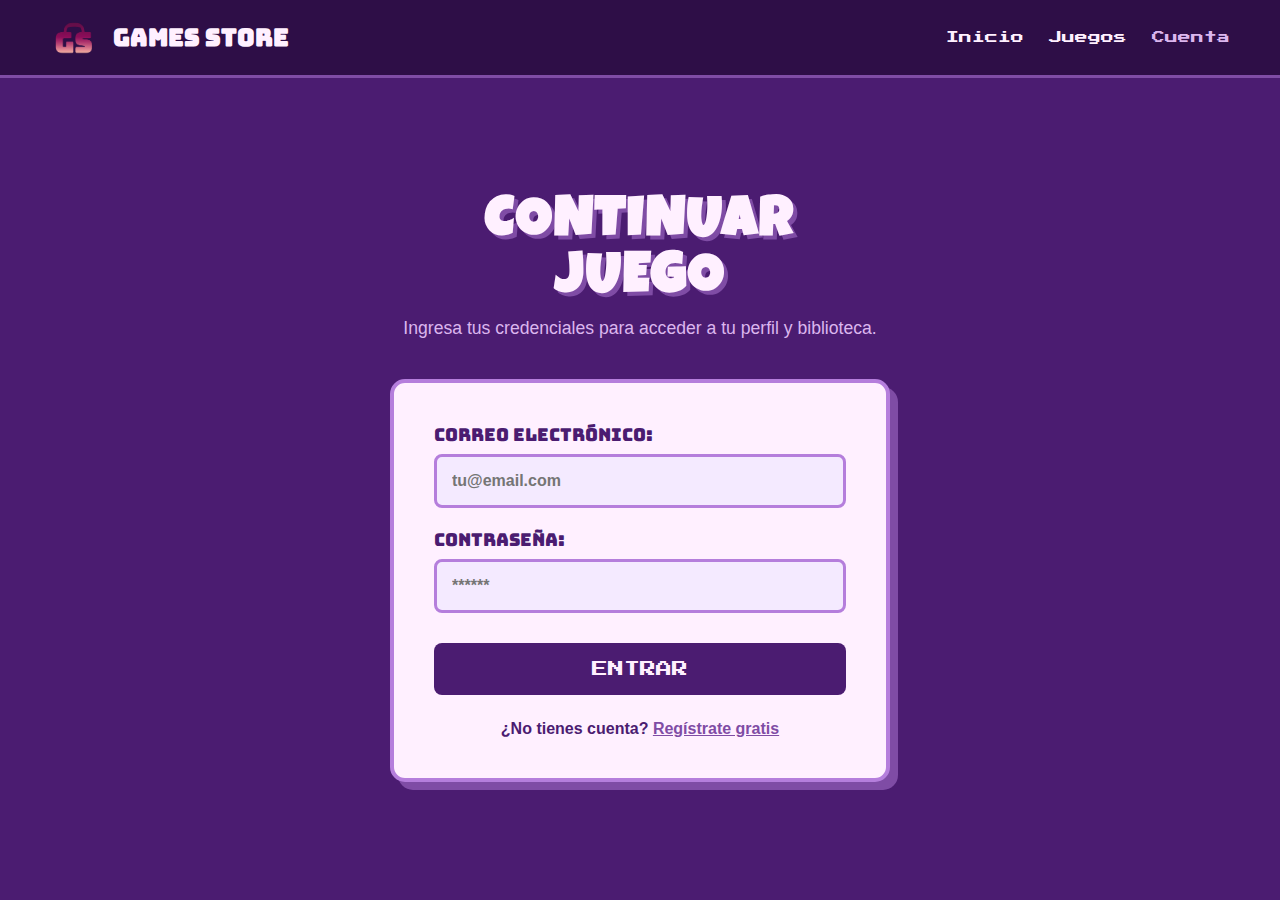
<file: acceder.html>
<!DOCTYPE html>
<html lang="es">
<head>
    <meta charset="UTF-8">
    <meta name="viewport" content="width=device-width, initial-scale=1.0">
    <title>GamesStore - Iniciar Sesión</title>
    
    <link rel="stylesheet" href="cuenta.css">
    
    <link rel="preconnect" href="https://fonts.googleapis.com">
    <link rel="preconnect" href="https://fonts.gstatic.com" crossorigin>
    <link href="https://fonts.googleapis.com/css2?family=Bungee&family=Luckiest+Guy&family=Press+Start+2P&display=swap" rel="stylesheet">
</head>
<body>

    <nav class="navbar">
        <div class="nav-logo">
            <img src="img/gs-logo-2.png" alt="Logo" class="logo-img">
            <h1>Games Store</h1>
        </div>
        <div class="nav-links">
            <a href="index.html">Inicio</a>
            <a href="juegos.html">Juegos</a>
            <a href="cuenta.html" class="active">Cuenta</a>
        </div>
    </nav>

    <div class="main-container">
        
        <h2 class="page-title">CONTINUAR<br>JUEGO</h2>
        <p class="page-subtitle">Ingresa tus credenciales para acceder a tu perfil y biblioteca.</p>

        <div class="auth-card">
            <form id="loginForm">
                
                <div class="form-group">
                    <label for="emailLogin">Correo Electrónico:</label>
                    <input type="email" id="emailLogin" placeholder="tu@email.com" required>
                </div>

                <div class="form-group">
                    <label for="passLogin">Contraseña:</label>
                    <input type="password" id="passLogin" placeholder="******" required>
                </div>

                <button type="submit" class="btn-action">ENTRAR</button>
            </form>

            <div id="mensajeLogin" class="message-box"></div>

            <p class="auth-footer">
                ¿No tienes cuenta? <a href="registrarse.html">Regístrate gratis</a>
            </p>
        </div>

    </div>

    <script src="script-auth.js"></script>

</body>
</html>
</file>
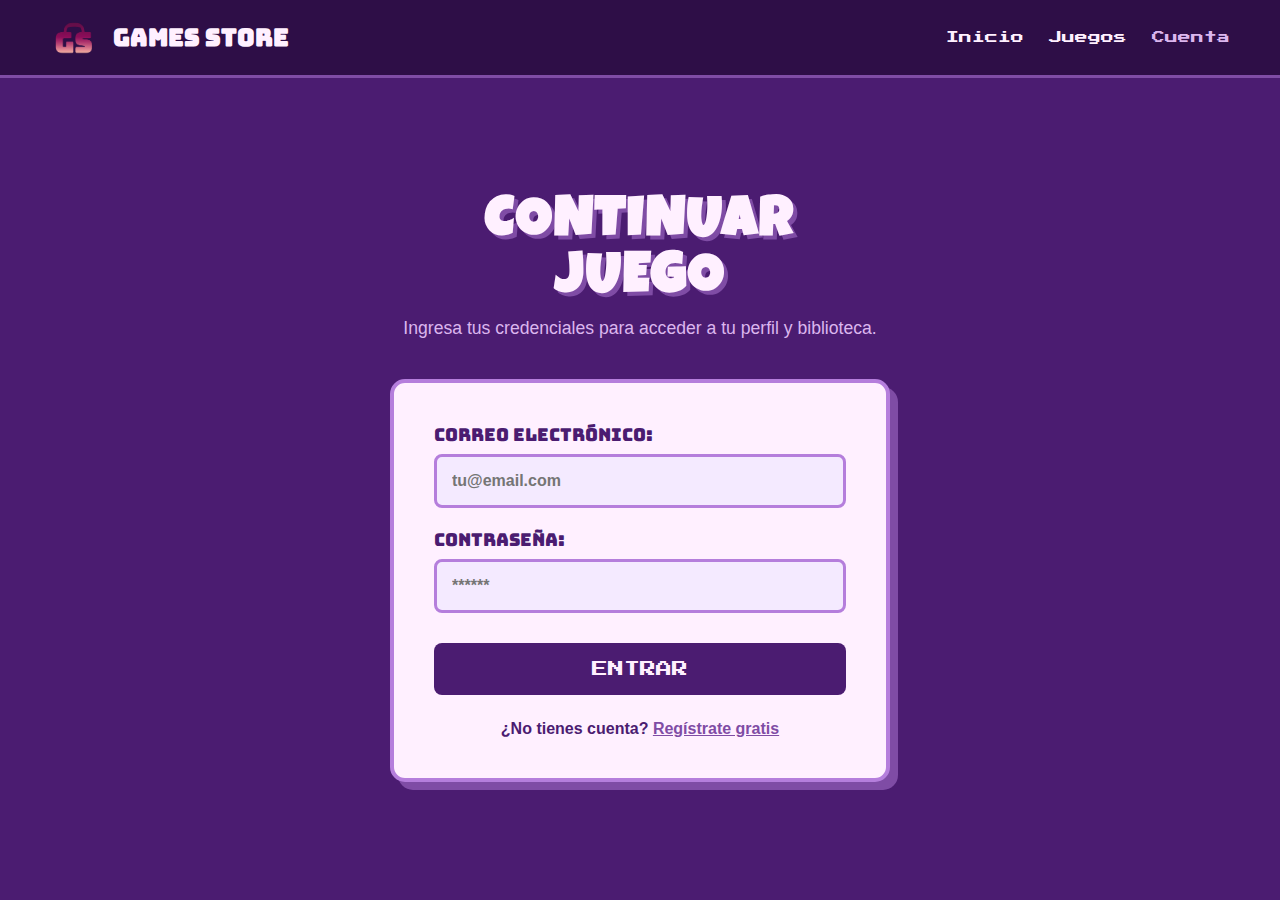
<file: cuenta.html>
<!DOCTYPE html>
<html lang="es">
<head>
    <meta charset="UTF-8">
    <meta name="viewport" content="width=device-width, initial-scale=1.0">
    <title>GamesStore - Mi Perfil</title>
    
    <link rel="stylesheet" href="cuenta.css">
    
    <link rel="preconnect" href="https://fonts.googleapis.com">
    <link rel="preconnect" href="https://fonts.gstatic.com" crossorigin>
    <link href="https://fonts.googleapis.com/css2?family=Bungee&family=Luckiest+Guy&family=Press+Start+2P&display=swap" rel="stylesheet">

</head>
<body>

    <nav class="navbar">
        <div class="nav-logo">
            <img src="img/gs-logo-2.png" alt="Logo" class="logo-img">
            <h1>Games Store</h1>
        </div>
        <div class="nav-links">
            <a href="index.html">Inicio</a>
            <a href="juegos.html">Juegos</a>
            <a href="cuenta.html" class="active">Cuenta</a>
        </div>
    </nav>

    <div class="main-container">
        
        <h2 class="page-title">PERFIL DE<br>JUGADOR</h2>
        <p class="page-subtitle">Gestiona tu información y revisa tus estadísticas.</p>

        <div class="auth-card" id="profileCard" style="display: none;">
            
            <div class="profile-icon">👤</div>

            <div style="text-align: center;">
                
                <div class="profile-label">JUGADOR:</div>
                <div id="displayUser" class="profile-value">Cargando...</div>

                <div class="profile-label">CORREO ELECTRÓNICO:</div>
                <div id="displayEmail" class="profile-value">Cargando...</div>

                <div class="profile-label">ESTADO:</div>
                <div class="profile-value" style="color: green;">🟢 En Línea</div>

                <button id="btnLogout" class="btn-action btn-logout">CERRAR SESIÓN</button>
            </div>

        </div>

    </div>

    <script src="script-auth.js"></script>

</body>
<footer class="footer">
    <div class="footer-content">
        
        <div class="footer-section about">
            <h3>Games Store</h3>
            <p>Tu destino definitivo para encontrar las mejores aventuras virtuales.</p>
        </div>

        <div class="footer-section links">
            <h3>Enlaces Rápidos</h3>
            <ul>
                <li><a href="index.html">Inicio</a></li>
                <li><a href="juegos.html">Juegos</a></li>
                <li><a href="cuenta.html">Mi Cuenta</a></li>
            </ul>
        </div>

        <div class="footer-section legal">
            <h3>Legal</h3>
            <ul>
                <li><a href="#">Términos de Servicio</a></li>
                <li><a href="#">Política de Privacidad</a></li>
            </ul>
        </div>

        <div class="footer-section social"><h3>Síguenos</h3>
            <div class="social-links">
                <a href="#" target="_blank"><i class="fab fa-facebook-f"></i></a>        
                <a href="#" target="_blank"><i class="fab fa-x-twitter"></i></a>
                <a href="#" target="_blank"><i class="fab fa-instagram"></i></a>
            </div>
        </div>
    </div>

    <div class="footer-bottom">
        &copy; 2025 Games Store | Desarrollado con 💜
    </div>
</footer>
</html>
</file>
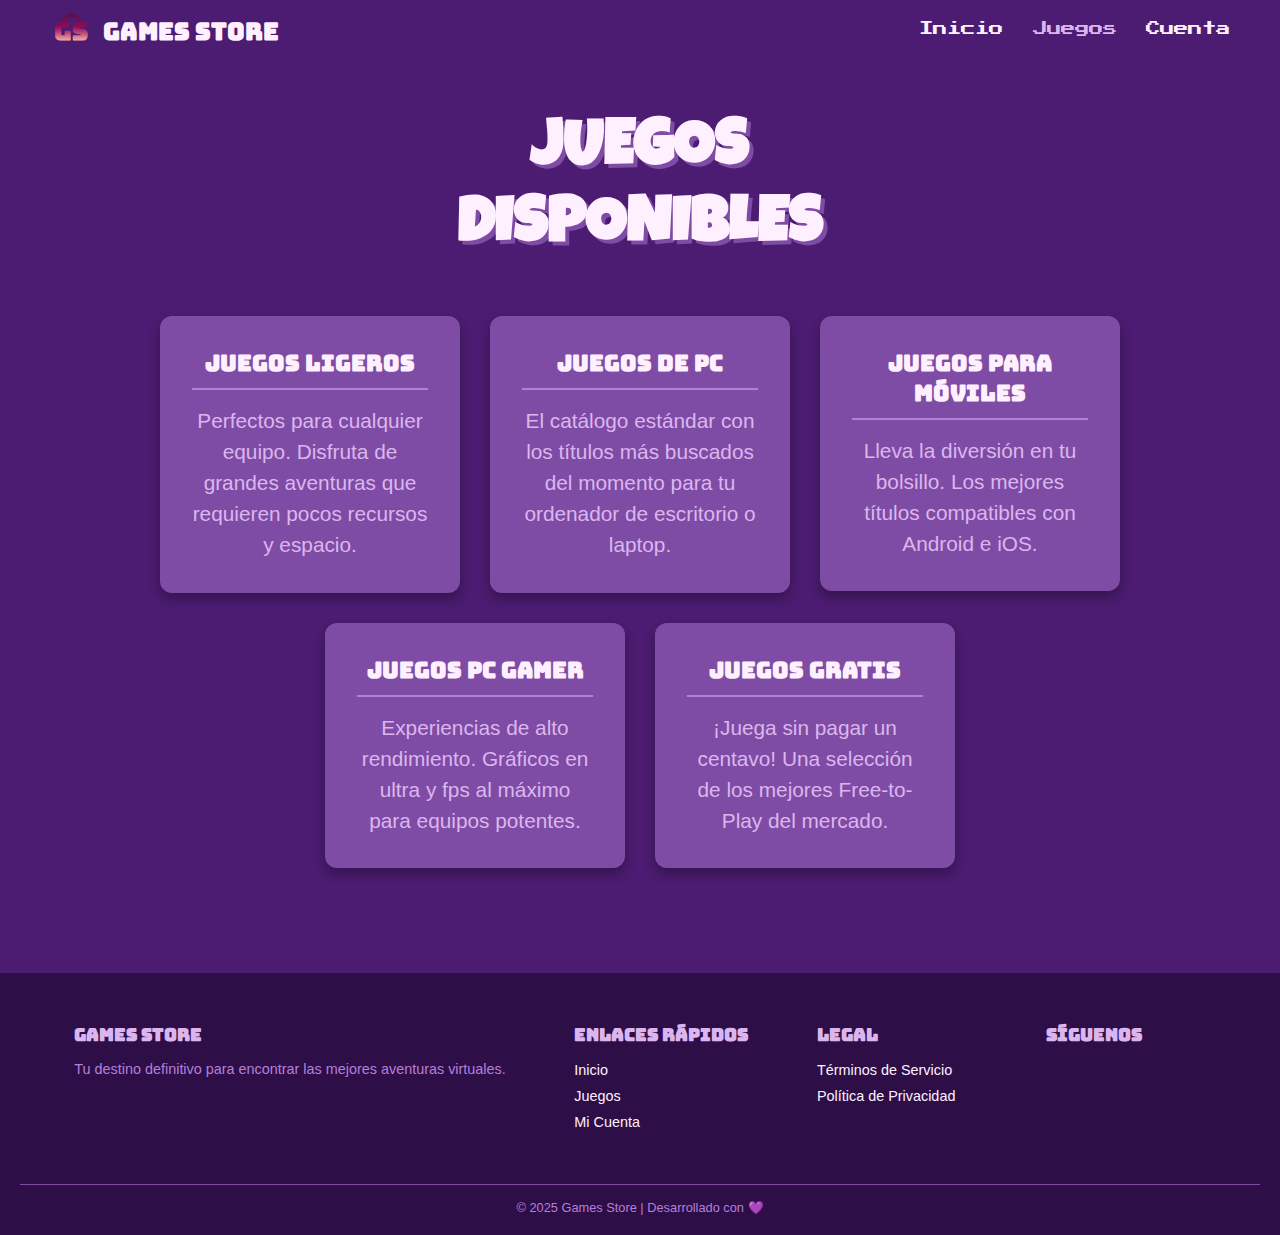
<file: juegos.html>
<!DOCTYPE html>
<html lang="es">
<head>
    <meta charset="UTF-8">
    <meta name="viewport" content="width=device-width, initial-scale=1.0">
    <title>GamesStore - Categorías</title>
    <link rel="stylesheet" href="estilo2.css">
    <link rel="preconnect" href="https://fonts.googleapis.com">
    <link rel="preconnect" href="https://fonts.gstatic.com" crossorigin>
    <link href="https://fonts.googleapis.com/css2?family=Bungee&family=Luckiest+Guy&family=Press+Start+2P&display=swap" rel="stylesheet">
</head>
<body>

    <nav class="navbar">
        <div class="nav-links">
            <a href="index.html">Inicio</a>
            <a href="juegos.html" class="active">Juegos</a>
            <a href="cuenta.html">Cuenta</a>
        </div>
        <div class="nav-logo">
            <img src="img/gs-logo-2.png" class="logo-img">
            <h1>Games Store</h1>
        </div>
    </nav>
    
    <section class="titulo-seccion">
        <h2 class="page-title">JUEGOS <br> DISPONIBLES</h2>
    </section>

    <section class="categorias-container">
        
        <a href="juegos/ligeros.html"><div class="categoria-card">
            <h3>Juegos Ligeros</h3>
            <p>Perfectos para cualquier equipo. Disfruta de grandes aventuras que requieren pocos recursos y espacio.</p>
        </div></a>

        <a href="juegos/pc.html"><div class="categoria-card">
            <h3>Juegos de PC</h3>
            <p>El catálogo estándar con los títulos más buscados del momento para tu ordenador de escritorio o laptop.</p>
        </div></a>

        <a href="juegos/celulares.html"><div class="categoria-card">
            <h3>Juegos para Móviles</h3>
            <p>Lleva la diversión en tu bolsillo. Los mejores títulos compatibles con Android e iOS.</p>
        </div></a>

        <a href="juegos/potentes.html"><div class="categoria-card">
            <h3>Juegos PC Gamer</h3>
            <p>Experiencias de alto rendimiento. Gráficos en ultra y fps al máximo para equipos potentes.</p>
        </div></a>

        <a href="juegos/gratis.html"><div class="categoria-card">
            <h3>Juegos Gratis</h3>
            <p>¡Juega sin pagar un centavo! Una selección de los mejores Free-to-Play del mercado.</p>
        </div></a>

    </section>

</body>
<footer class="footer">
    <div class="footer-content">
        
        <div class="footer-section about">
            <h3>Games Store</h3>
            <p>Tu destino definitivo para encontrar las mejores aventuras virtuales.</p>
        </div>

        <div class="footer-section links">
            <h3>Enlaces Rápidos</h3>
            <ul>
                <li><a href="index.html">Inicio</a></li>
                <li><a href="juegos.html">Juegos</a></li>
                <li><a href="cuenta.html">Mi Cuenta</a></li>
            </ul>
        </div>

        <div class="footer-section legal">
            <h3>Legal</h3>
            <ul>
                <li><a href="#">Términos de Servicio</a></li>
                <li><a href="#">Política de Privacidad</a></li>
            </ul>
        </div>

        <div class="footer-section social"><h3>Síguenos</h3>
            <div class="social-links">
                <a href="#" target="_blank"><i class="fab fa-facebook-f"></i></a>        
                <a href="#" target="_blank"><i class="fab fa-x-twitter"></i></a>
                <a href="#" target="_blank"><i class="fab fa-instagram"></i></a>
            </div>
        </div>
    </div>

    <div class="footer-bottom">
        &copy; 2025 Games Store | Desarrollado con 💜
    </div>
</footer>
</html>
</file>
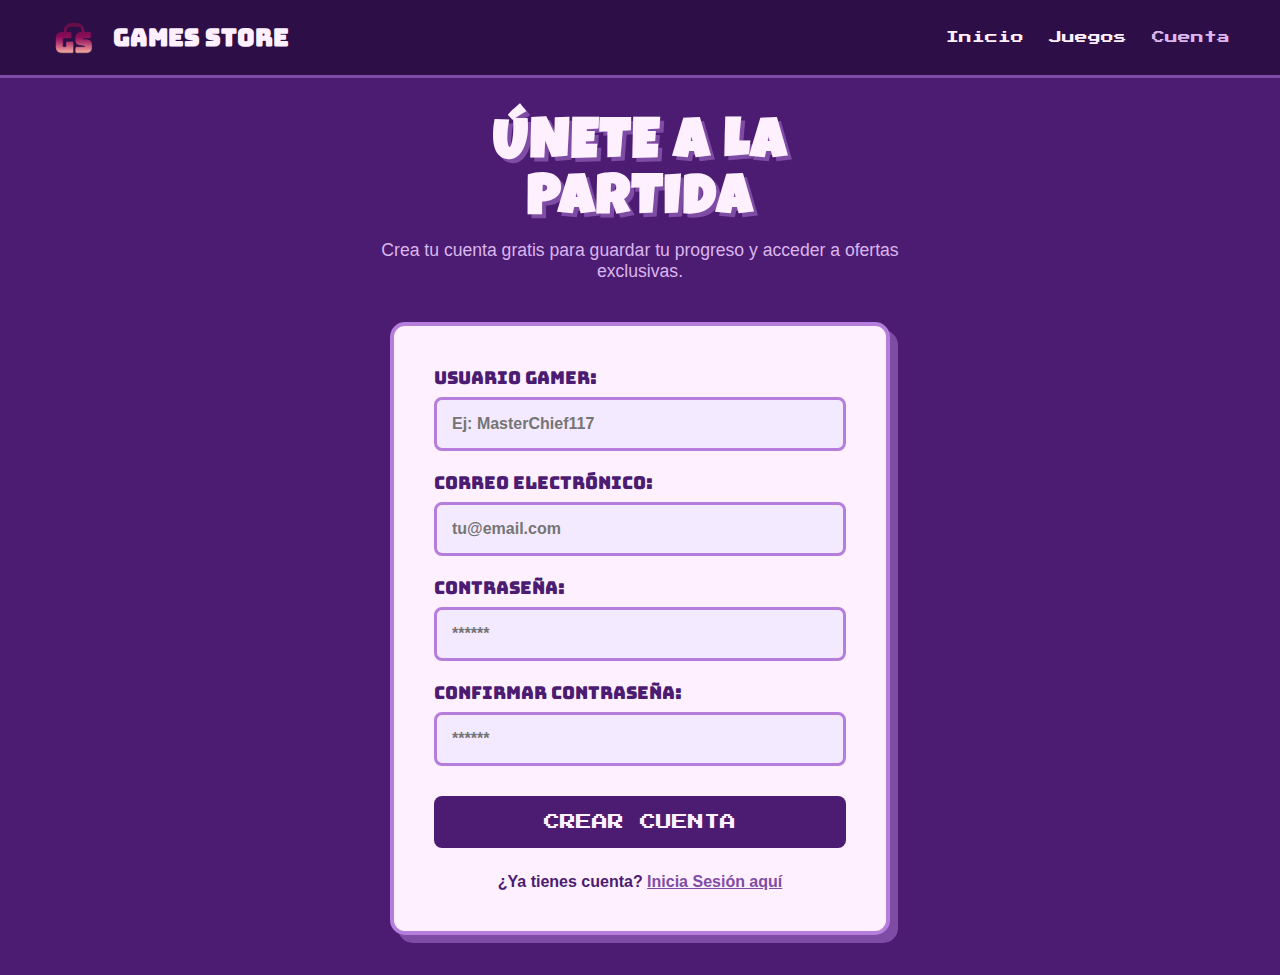
<file: registrarse.html>
<!DOCTYPE html>
<html lang="es">
<head>
    <meta charset="UTF-8">
    <meta name="viewport" content="width=device-width, initial-scale=1.0">
    <title>GamesStore - Crear Cuenta</title>
    
    <link rel="stylesheet" href="cuenta.css">
    
    <link rel="preconnect" href="https://fonts.googleapis.com">
    <link rel="preconnect" href="https://fonts.gstatic.com" crossorigin>
    <link href="https://fonts.googleapis.com/css2?family=Bungee&family=Luckiest+Guy&family=Press+Start+2P&display=swap" rel="stylesheet">
</head>
<body>

    <nav class="navbar">
        <div class="nav-logo">
            <img src="img/gs-logo-2.png" alt="Logo" class="logo-img">
            <h1>Games Store</h1>
        </div>
        <div class="nav-links">
            <a href="index.html">Inicio</a>
            <a href="juegos.html">Juegos</a>
            <a href="cuenta.html" class="active">Cuenta</a>
        </div>
    </nav>

    <div class="main-container">
        
        <h2 class="page-title">ÚNETE A LA<br>PARTIDA</h2>
        <p class="page-subtitle">Crea tu cuenta gratis para guardar tu progreso y acceder a ofertas exclusivas.</p>

        <div class="auth-card">
            <form id="registroForm">
                
                <div class="form-group">
                    <label for="nombreUsuario">Usuario Gamer:</label>
                    <input type="text" id="nombreUsuario" placeholder="Ej: MasterChief117" required>
                </div>

                <div class="form-group">
                    <label for="emailRegistro">Correo Electrónico:</label>
                    <input type="email" id="emailRegistro" placeholder="tu@email.com" required>
                </div>

                <div class="form-group">
                    <label for="passRegistro">Contraseña:</label>
                    <input type="password" id="passRegistro" placeholder="******" required>
                </div>

                <div class="form-group">
                    <label for="passConfirm">Confirmar Contraseña:</label>
                    <input type="password" id="passConfirm" placeholder="******" required>
                </div>

                <button type="submit" class="btn-action">CREAR CUENTA</button>
            </form>

            <div id="mensajeRegistro" class="message-box"></div>

            <p class="auth-footer">
                ¿Ya tienes cuenta? <a href="acceder.html">Inicia Sesión aquí</a>
            </p>
        </div>

    </div>

    <script src="script-auth.js"></script>

</body>
</html>
</file>
<file: cuenta.css>
/* =========================================
   GAMESSTORE - ESTILOS DE AUTENTICACIÓN
   Paleta: #4b1c71, #7f4ca5, #b57edc, #dbb6ee, #fff0ff
   ========================================= */

* {
    margin: 0;
    padding: 0;
    box-sizing: border-box;
    font-family: sans-serif;
}

body {
    background-color: #4b1c71; /* Fondo principal oscuro */
    color: #fff0ff;
    min-height: 100vh;
    display: flex;
    flex-direction: column;
}

/* --- NAV BAR (Estandarizado) --- */
.navbar {
    background-color: #2e0e47; /* Un tono más oscuro para contraste */
    padding: 15px 50px;
    display: flex;
    justify-content: space-between;
    align-items: center;
    border-bottom: 3px solid #7f4ca5;
}

.nav-logo {
    display: flex;
    align-items: center;
    gap: 15px;
}

.logo-img {
    height: 45px;
    width: auto;
}

.nav-logo h1 {
    font-family: 'Bungee', cursive;
    font-size: 1.5em;
    color: #fff0ff;
    margin: 0;
}

.nav-links {
    display: flex;
    gap: 25px;
}

.nav-links a {
    font-family: 'Press Start 2P', cursive;
    font-size: 0.8em;
    color: #fff0ff;
    text-decoration: none;
    transition: color 0.3s;
}

.nav-links a:hover, .nav-links a.active {
    color: #dbb6ee;
}

/* --- CONTENEDOR CENTRAL --- */
.main-container {
    flex: 1;
    display: flex;
    flex-direction: column;
    align-items: center;
    justify-content: center;
    padding: 40px 20px;
}

.page-title {
    font-family: 'Luckiest Guy', cursive;
    font-size: 3.5em;
    color: #fff0ff;
    text-shadow: 4px 4px 0 #7f4ca5;
    margin-bottom: 10px;
    text-align: center;
    letter-spacing: 2px;
}

.page-subtitle {
    font-size: 1.1em;
    color: #dbb6ee;
    margin-bottom: 40px;
    text-align: center;
    max-width: 600px;
}

/* --- TARJETA DE FORMULARIO --- */
.auth-card {
    background-color: #fff0ff; /* Fondo claro para el formulario */
    padding: 40px;
    border-radius: 15px;
    width: 100%;
    max-width: 500px;
    border: 4px solid #b57edc;
    box-shadow: 8px 8px 0 #7f4ca5; /* Efecto 3D */
}

.form-group {
    margin-bottom: 20px;
}

.form-group label {
    display: block;
    font-family: 'Bungee', cursive;
    color: #4b1c71; /* Texto oscuro */
    margin-bottom: 8px;
    font-size: 1.1em;
}

.form-group input {
    width: 100%;
    padding: 15px;
    border: 3px solid #b57edc;
    border-radius: 8px;
    background-color: #f4eaff;
    font-size: 1em;
    color: #4b1c71;
    outline: none;
    font-weight: bold;
}

.form-group input:focus {
    border-color: #7f4ca5;
    background-color: #ffffff;
}

/* --- BOTÓN DE ACCIÓN --- */
.btn-action {
    width: 100%;
    padding: 15px;
    background-color: #4b1c71;
    color: #fff0ff;
    border: none;
    border-radius: 8px;
    font-family: 'Press Start 2P', cursive;
    font-size: 1em;
    cursor: pointer;
    margin-top: 10px;
    transition: transform 0.2s, background-color 0.3s;
    border: 3px solid transparent;
}

.btn-action:hover {
    background-color: #7f4ca5;
    transform: scale(1.02);
    border-color: #fff0ff;
}

/* --- ENLACES Y MENSAJES --- */
.auth-footer {
    margin-top: 25px;
    text-align: center;
    color: #4b1c71;
    font-weight: bold;
}

.auth-footer a {
    color: #7f4ca5;
    text-decoration: underline;
}

.message-box {
    margin-top: 20px;
    padding: 10px;
    border-radius: 5px;
    text-align: center;
    font-weight: bold;
    display: none; /* Oculto por defecto */
}

.message-error {
    background-color: #ffcccc;
    color: #cc0000;
    border: 1px solid #cc0000;
    display: block;
}

.message-success {
    background-color: #ccffcc;
    color: #006600;
    border: 1px solid #006600;
    display: block;
}

/* RESPONSIVE */
@media (max-width: 600px) {
    .navbar { flex-direction: column; gap: 15px; padding: 15px; }
    .page-title { font-size: 2.5em; }
    .auth-card { padding: 25px; }
}

.profile-icon {
    width: 100px;
    height: 100px;
    background-color: #b57edc;
    border-radius: 50%;
    display: flex;
    align-items: center;
    justify-content: center;
    margin: 0 auto 20px auto;
    border: 4px solid #4b1c71;
    font-size: 3em;
}
.profile-label {
    font-family: 'Bungee', cursive;
    color: #4b1c71;
    font-size: 0.9em;
    margin-top: 15px;
}
.profile-value {
    font-family: sans-serif;
    font-size: 1.2em;
    color: #333;
    background: #f4eaff;
    padding: 10px;
    border-radius: 5px;
    border: 2px solid #b57edc;
    font-weight: bold;
}
.btn-logout {
    background-color: #cc0000; /* Rojo para cerrar sesión */
    margin-top: 30px;
}
.btn-logout:hover {
    background-color: #ff3333;
}

/* =========================================
   ESTILOS DEL FOOTER
   ========================================= */
.footer {
    /* Fondo muy oscuro solicitado */
    background-color: #2e0e47; 
    color: #fff0ff;
    padding: 40px 20px 20px 20px;
    /* Borde superior con el morado más oscuro de la paleta */
    border-top: 5px solid #4b1c71; 
}

.footer-content {
    display: flex;
    justify-content: space-around;
    align-items: flex-start;
    max-width: 1200px;
    margin: 0 auto;
    flex-wrap: wrap; /* Permite que los elementos se apilen en pantallas pequeñas */
}

.footer-section {
    padding: 10px;
    /* Mínimo de ancho para que se distribuya bien */
    min-width: 180px; 
    margin-bottom: 20px;
}

.footer-section h3 {
    font-family: 'Bungee', cursive;
    /* Color medio claro para encabezados */
    color: #dbb6ee; 
    font-size: 1.1em;
    margin-bottom: 15px;
}

.footer-section p {
    font-size: 0.9em;
    color: #b57edc;
}

.footer-section ul {
    list-style: none;
    padding: 0;
}

.footer-section ul li {
    margin-bottom: 8px;
}

.footer-section ul li a {
    color: #fff0ff;
    text-decoration: none;
    font-size: 0.9em;
    transition: color 0.3s;
}

.footer-section ul li a:hover {
    /* Color para el efecto hover */
    color: #b57edc; 
}

/* --- Estilos para los enlaces de Redes Sociales --- */
.social-links a {
    color: #fff0ff;
    text-decoration: none;
    font-size: 1.5em;
    margin-right: 15px;
    transition: color 0.3s;
}

.social-links a:hover {
    color: #b57edc; 
}

/* --- Estilos para la sección de Derechos de Autor (footer-bottom) --- */
.footer-bottom {
    text-align: center;
    /* Separador con color medio oscuro */
    border-top: 1px solid #7f4ca5; 
    padding-top: 15px;
    margin-top: 15px;
    font-size: 0.8em;
    color: #b57edc;
}

/* --- Media Query para Responsive del Footer (Móviles) --- */
@media (max-width: 600px) {
    .footer-content {
        /* Apilar verticalmente */
        flex-direction: column;
        align-items: center;
    }

    .footer-section {
        /* Centrar texto de las secciones */
        text-align: center;
        min-width: 100%;
    }
}
</file>
<file: estilo2.css>
/* Paleta de colores:
#4b1c71 (Más oscuro - Fondo)
#7f4ca5 (Medio oscuro - Tarjetas)
#b57edc (Medio claro)
#dbb6ee (Claro - Texto descriptivo)
#fff0ff (Casi blanco - Títulos)
*/

* {
    margin: 0;
    padding: 0;
    box-sizing: border-box;
    font-family: sans-serif;
}

body {
    background-color: #4b1c71; /* Fondo general de la página */
}

/* --- NAV BAR: Contenedor Principal --- */
.navbar {
    background-color: #4b1c71;
    color: #fff0ff;
    display: flex;
    justify-content: space-between;
    align-items: center;
    padding: 15px 50px;
}

/* --- NAV BAR: Elementos a la Izquierda (Logo y Título) --- */
.nav-logo {
    /* Orden para que esté a la izquierda */
    order: 0; 
    /* Alinea el logo y el h1 uno al lado del otro */
    display: flex;
    align-items: center;
}

/* Estilos para la imagen del logo */
.logo-img {
    height: 40px; 
    width: auto; 
    margin-top: -0.5em; /* Ajuste manual para centrado visual */
}

/* Estilos para el texto del logo (Games Store) */
.nav-logo h1 {
    font-size: 1.5em;
    font-family: 'Bungee', cursive;
    margin-left: 10px; /* Separación entre el logo y el texto */
}

/* --- NAV BAR: Enlaces a la Derecha --- */
.nav-links {
    /* Orden para que esté a la derecha */
    order: 1; 
}

/* Estilos para los enlaces (Inicio, Juegos, Cuenta) */
.nav-links a {
    color: #fff0ff;
    text-decoration: none;
    margin-left: 25px; 
    font-size: 0.9em; 
    transition: color 0.3s;
    font-family: 'Press Start 2P', cursive;
}

/* Estilos de interacción (Hover y activo) */
.nav-links a:hover,
.nav-links a.active {
    color: #dbb6ee;
}

/* --- TÍTULO DE PÁGINA --- */
.titulo-seccion {
    margin-top: 50px;
    text-align: center;
    padding: 0 20px;
}

.page-title {
    font-family: 'Luckiest Guy', cursive;
    font-size: 4em;
    color: #fff0ff;
    line-height: 1.2;
    text-shadow: 4px 4px 0 #7f4ca5;
    margin-bottom: 50px;
}

/* --- CONTENEDOR DE CATEGORÍAS (MODIFICADO) --- */
.categorias-container {
    display: flex;
    flex-wrap: wrap; 
    justify-content: center; /* <<< CAMBIO: Ahora están centrados */
    gap: 30px; 
    padding: 0 50px 100px 50px;
    max-width: 1400px;
    margin: 0 auto;
}

/* --- TARJETAS DE CATEGORÍA --- */
.categoria-card {
    background-color: #7f4ca5;
    padding: 30px;
    width: 300px; 
    border-radius: 12px;
    box-shadow: 0 6px 12px rgba(0,0,0,0.3);
    transition: transform 0.3s, background-color 0.3s;
    cursor: pointer;
    border: 2px solid transparent;
    text-align: center; /* Centramos también el texto dentro de la tarjeta */
}

.categoria-card:hover {
    transform: translateY(-10px); 
    background-color: #6a3b8d;
    border: 2px solid #dbb6ee;
}

.categoria-card h3 {
    font-family: 'Bungee', cursive;
    color: #fff0ff;
    font-size: 1.4em;
    margin-bottom: 15px;
    border-bottom: 2px solid #b57edc;
    padding-bottom: 10px;
}

.categoria-card p {
    color: #dbb6ee;
    font-size: 1.3em;
    line-height: 1.5;
    font-family: sans-serif;
}
a {
    text-decoration: none; /* Esto elimina cualquier subrayado (línea inferior) */
}

/* =========================================
   ESTILOS DEL FOOTER
   ========================================= */
.footer {
    /* Fondo muy oscuro solicitado */
    background-color: #2e0e47; 
    color: #fff0ff;
    padding: 40px 20px 20px 20px;
    /* Borde superior con el morado más oscuro de la paleta */
    border-top: 5px solid #4b1c71; 
}

.footer-content {
    display: flex;
    justify-content: space-around;
    align-items: flex-start;
    max-width: 1200px;
    margin: 0 auto;
    flex-wrap: wrap; /* Permite que los elementos se apilen en pantallas pequeñas */
}

.footer-section {
    padding: 10px;
    /* Mínimo de ancho para que se distribuya bien */
    min-width: 180px; 
    margin-bottom: 20px;
}

.footer-section h3 {
    font-family: 'Bungee', cursive;
    /* Color medio claro para encabezados */
    color: #dbb6ee; 
    font-size: 1.1em;
    margin-bottom: 15px;
}

.footer-section p {
    font-size: 0.9em;
    color: #b57edc;
}

.footer-section ul {
    list-style: none;
    padding: 0;
}

.footer-section ul li {
    margin-bottom: 8px;
}

.footer-section ul li a {
    color: #fff0ff;
    text-decoration: none;
    font-size: 0.9em;
    transition: color 0.3s;
}

.footer-section ul li a:hover {
    /* Color para el efecto hover */
    color: #b57edc; 
}

/* --- Estilos para los enlaces de Redes Sociales --- */
.social-links a {
    color: #fff0ff;
    text-decoration: none;
    font-size: 1.5em;
    margin-right: 15px;
    transition: color 0.3s;
}

.social-links a:hover {
    color: #b57edc; 
}

/* --- Estilos para la sección de Derechos de Autor (footer-bottom) --- */
.footer-bottom {
    text-align: center;
    /* Separador con color medio oscuro */
    border-top: 1px solid #7f4ca5; 
    padding-top: 15px;
    margin-top: 15px;
    font-size: 0.8em;
    color: #b57edc;
}

/* --- Media Query para Responsive del Footer (Móviles) --- */
@media (max-width: 600px) {
    .footer-content {
        /* Apilar verticalmente */
        flex-direction: column;
        align-items: center;
    }

    .footer-section {
        /* Centrar texto de las secciones */
        text-align: center;
        min-width: 100%;
    }
}
</file>
